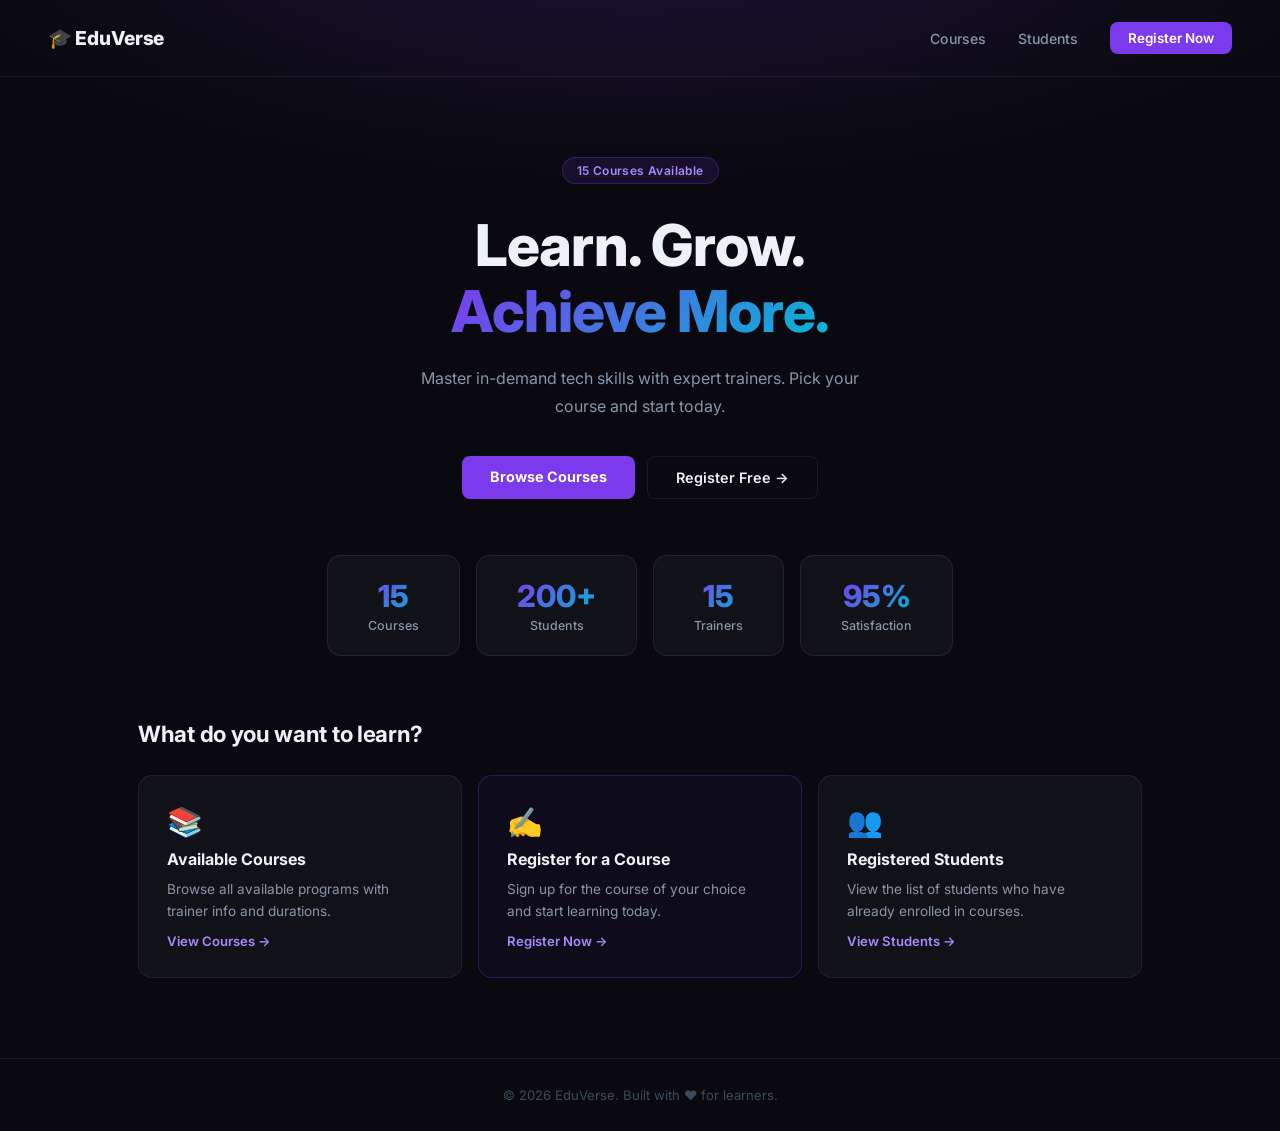
<file: frontend/index.html>
<!DOCTYPE html>
<html lang="en">
<head>
    <meta charset="UTF-8">
    <meta name="viewport" content="width=device-width, initial-scale=1.0">
    <meta name="description" content="EduVerse — Master in-demand tech skills with 15 expert-led courses. Browse programs, register free, and start learning today.">
    <title>EduVerse — Course Registration</title>
    <link rel="preconnect" href="https://fonts.googleapis.com">
    <link href="https://fonts.googleapis.com/css2?family=Inter:wght@300;400;500;600;700;800&display=swap" rel="stylesheet">
    <link rel="stylesheet" href="style.css">
</head>
<body>
    <div class="hero">
        <nav class="navbar">
            <div class="logo">🎓 EduVerse</div>
            <div class="nav-links">
                <a href="available.html">Courses</a>
                <a href="registeres.html">Students</a>
                <a href="register.html" class="nav-cta">Register Now</a>
            </div>
        </nav>

        <div class="hero-content">
            <div class="badge">15 Courses Available</div>
            <h1>Learn. Grow.<br><span class="gradient-text">Achieve More.</span></h1>
            <p class="hero-sub">Master in-demand tech skills with expert trainers. Pick your course and start today.</p>
            <div class="hero-actions">
                <a href="available.html" class="btn-primary">Browse Courses</a>
                <a href="register.html" class="btn-secondary">Register Free →</a>
            </div>
        </div>

        <div class="stats-row">
            <div class="stat-card">
                <div class="stat-number">15</div>
                <div class="stat-label">Courses</div>
            </div>
            <div class="stat-card">
                <div class="stat-number">200+</div>
                <div class="stat-label">Students</div>
            </div>
            <div class="stat-card">
                <div class="stat-number">15</div>
                <div class="stat-label">Trainers</div>
            </div>
            <div class="stat-card">
                <div class="stat-number">95%</div>
                <div class="stat-label">Satisfaction</div>
            </div>
        </div>
    </div>

    <div class="cards-section">
        <h2 class="section-title">What do you want to learn?</h2>
        <div class="feature-cards">
            <a href="available.html" class="feature-card">
                <div class="card-icon">📚</div>
                <h3>Available Courses</h3>
                <p>Browse all available programs with trainer info and durations.</p>
                <span class="card-link">View Courses →</span>
            </a>
            <a href="register.html" class="feature-card highlight">
                <div class="card-icon">✍️</div>
                <h3>Register for a Course</h3>
                <p>Sign up for the course of your choice and start learning today.</p>
                <span class="card-link">Register Now →</span>
            </a>
            <a href="registeres.html" class="feature-card">
                <div class="card-icon">👥</div>
                <h3>Registered Students</h3>
                <p>View the list of students who have already enrolled in courses.</p>
                <span class="card-link">View Students →</span>
            </a>
        </div>
    </div>

    <footer class="footer">
        <p>© 2026 EduVerse. Built with ❤️ for learners.</p>
    </footer>
</body>
</html>
</file>
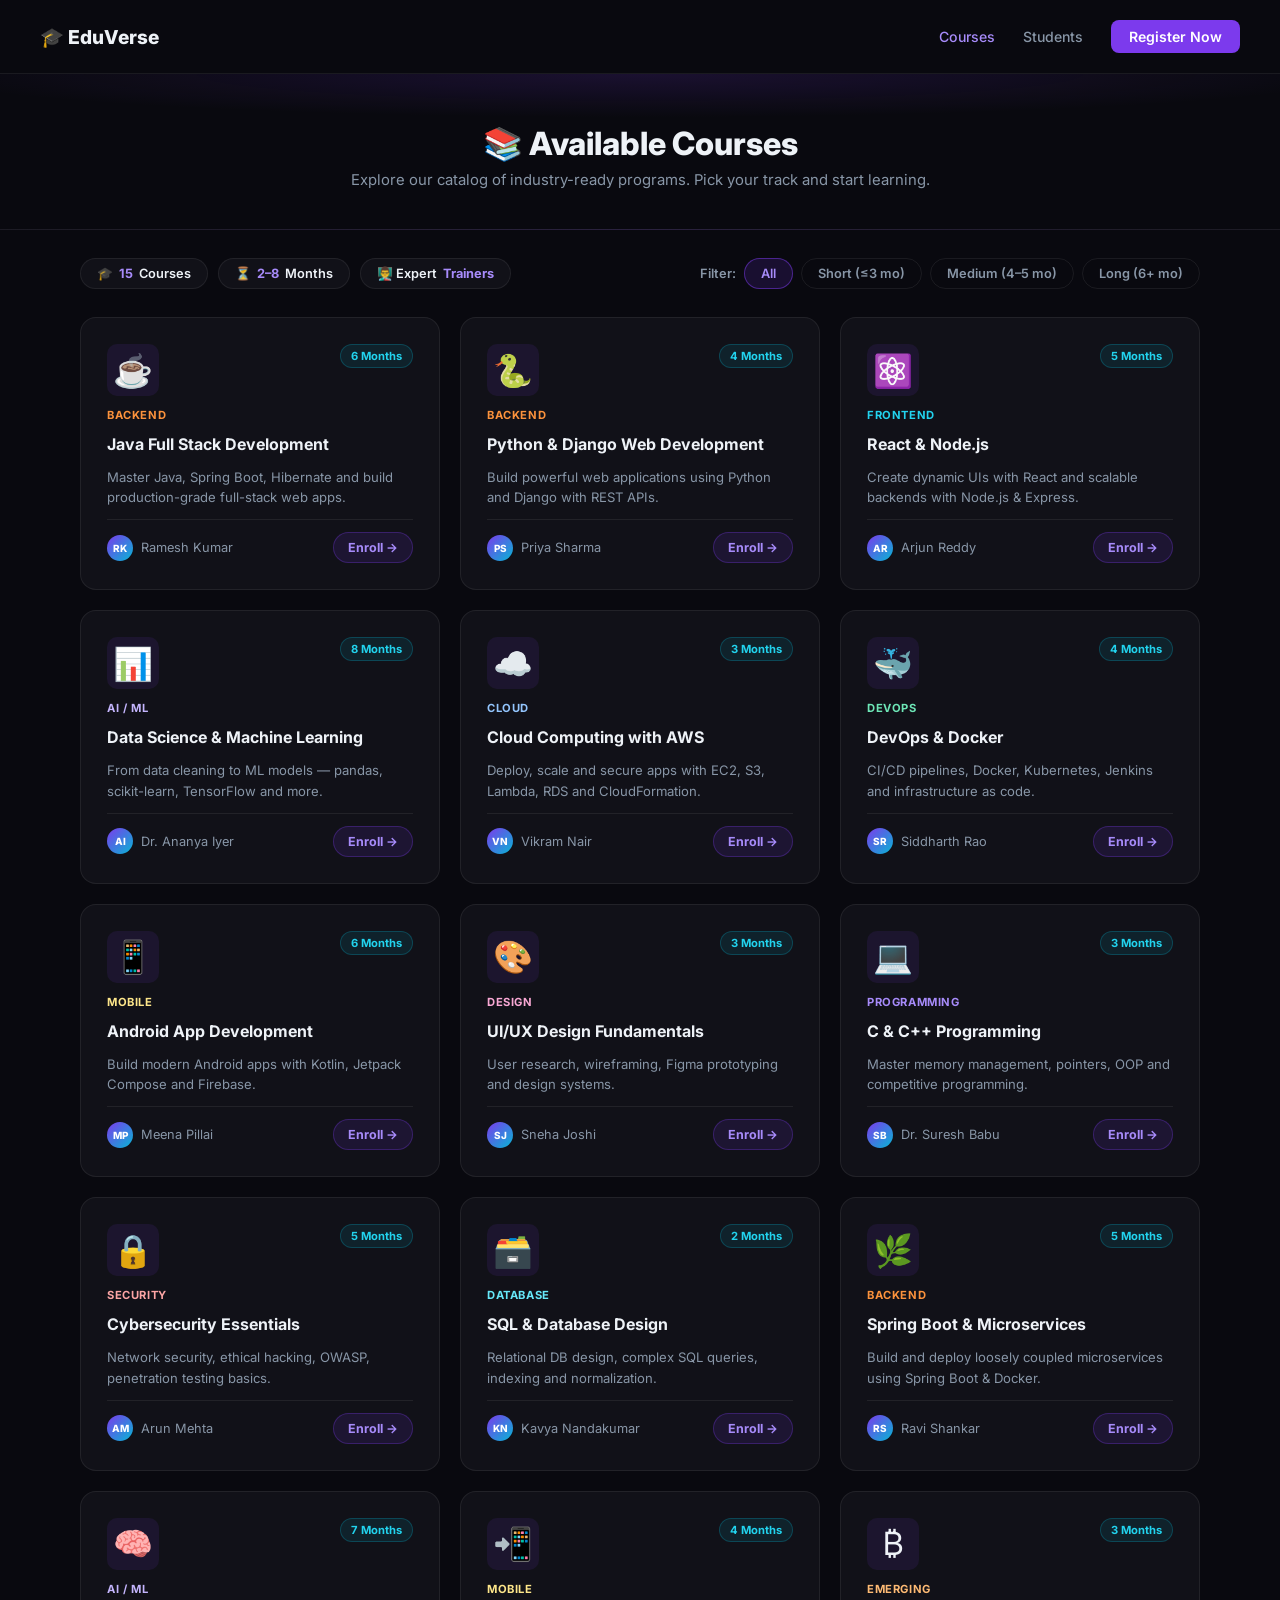
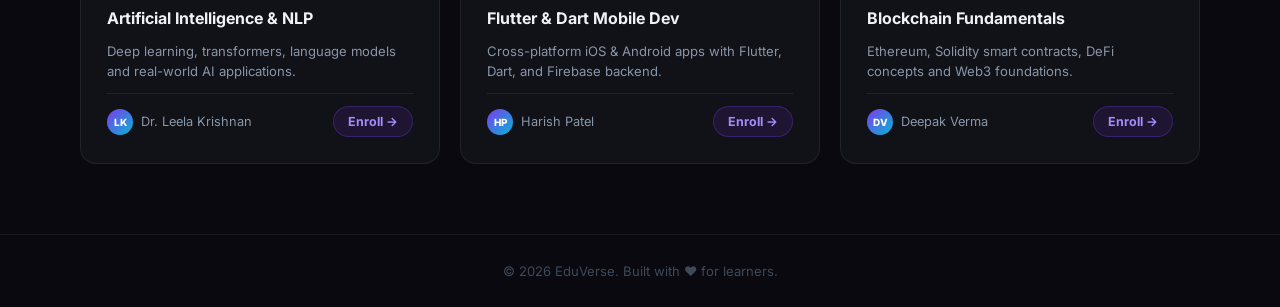
<file: frontend/available.html>
<!DOCTYPE html>
<html lang="en">
<head>
    <meta charset="UTF-8">
    <meta name="viewport" content="width=device-width, initial-scale=1.0">
    <meta name="description" content="Explore 15 industry-ready tech courses at EduVerse. Filter by duration, browse trainers, and enroll in minutes.">
    <title>Available Courses — EduVerse</title>
    <link rel="preconnect" href="https://fonts.googleapis.com">
    <link href="https://fonts.googleapis.com/css2?family=Inter:wght@400;500;600;700;800&display=swap" rel="stylesheet">
    <style>
        *, *::before, *::after { box-sizing: border-box; margin: 0; padding: 0; }
        :root {
            --bg: #09090f; --surface: #111118; --border: rgba(255,255,255,0.07);
            --accent: #7c3aed; --text: #eef2f7; --muted: #8896a7;
        }
        body { font-family: 'Inter', sans-serif; background: var(--bg); color: var(--text); }
        a { text-decoration: none; color: inherit; }
        nav {
            display: flex; justify-content: space-between; align-items: center;
            padding: 20px 40px; border-bottom: 1px solid var(--border);
        }
        .logo { font-size: 1.2rem; font-weight: 800; }
        .nav-links { display: flex; align-items: center; gap: 28px; }
        .nav-links a { color: var(--muted); font-size: 0.88rem; font-weight: 500; transition: color .2s; }
        .nav-links a:hover, .nav-links a.active { color: var(--text); }
        .nav-cta {
            background: var(--accent) !important; color: #fff !important;
            padding: 8px 18px; border-radius: 8px; font-weight: 600 !important;
        }
        .page-hero {
            text-align: center; padding: 50px 24px 40px;
            background: radial-gradient(ellipse 80% 40% at 50% 0%, rgba(124,58,237,0.15) 0%, transparent 70%);
            border-bottom: 1px solid var(--border);
        }
        .page-hero h1 { font-size: 2rem; font-weight: 800; }
        .page-hero p  { color: var(--muted); margin-top: 8px; font-size: 0.93rem; }
        .toolbar {
            display: flex; align-items: center; justify-content: space-between;
            gap: 12px; padding: 28px 40px; max-width: 1200px; margin: 0 auto; flex-wrap: wrap;
        }
        .pills { display: flex; gap: 10px; flex-wrap: wrap; }
        .pill {
            display: flex; align-items: center; gap: 6px;
            background: var(--surface); border: 1px solid var(--border);
            border-radius: 50px; padding: 7px 16px; font-size: 0.8rem; font-weight: 600;
        }
        .pill b { color: #a78bfa; }
        .filters { display: flex; gap: 8px; flex-wrap: wrap; align-items: center; }
        .filters span { font-size: 0.8rem; color: var(--muted); font-weight: 600; }
        .filter-btn {
            padding: 7px 16px; border-radius: 50px;
            border: 1px solid var(--border); background: transparent;
            color: var(--muted); font-size: 0.8rem; font-weight: 600;
            font-family: 'Inter', sans-serif; cursor: pointer; transition: all .2s;
        }
        .filter-btn.active, .filter-btn:hover {
            background: rgba(124,58,237,0.15); border-color: rgba(124,58,237,0.5); color: #a78bfa;
        }
        .courses-grid {
            display: grid; grid-template-columns: repeat(auto-fill, minmax(300px, 1fr));
            gap: 20px; padding: 0 40px 70px; max-width: 1200px; margin: 0 auto;
        }
        .card {
            background: var(--surface); border: 1px solid var(--border);
            border-radius: 16px; padding: 26px; display: flex;
            flex-direction: column; gap: 12px; transition: transform .22s, border-color .22s;
        }
        .card:hover { transform: translateY(-5px); border-color: rgba(124,58,237,0.4); }
        .card-top { display: flex; justify-content: space-between; align-items: flex-start; }
        .card-icon {
            font-size: 2rem; background: rgba(124,58,237,0.1);
            border-radius: 10px; width: 52px; height: 52px;
            display: flex; align-items: center; justify-content: center;
        }
        .dur {
            font-size: 0.7rem; font-weight: 700; padding: 4px 10px;
            border-radius: 50px; background: rgba(6,182,212,0.1);
            border: 1px solid rgba(6,182,212,0.25); color: #22d3ee; white-space: nowrap;
        }
        .cat { font-size: 0.7rem; font-weight: 700; text-transform: uppercase; letter-spacing: 0.6px; }
        .card-name { font-size: 1rem; font-weight: 700; line-height: 1.3; }
        .card-desc { font-size: 0.82rem; color: var(--muted); line-height: 1.55; flex: 1; }
        .card-footer {
            display: flex; align-items: center; justify-content: space-between;
            padding-top: 12px; border-top: 1px solid var(--border);
        }
        .trainer { display: flex; align-items: center; gap: 8px; font-size: 0.8rem; color: var(--muted); }
        .avatar {
            width: 26px; height: 26px; border-radius: 50%;
            background: linear-gradient(135deg, #7c3aed, #06b6d4);
            display: flex; align-items: center; justify-content: center;
            font-size: 0.62rem; font-weight: 800; color: #fff; flex-shrink: 0;
        }
        .enroll {
            padding: 7px 14px; border-radius: 50px; font-size: 0.78rem; font-weight: 700;
            background: rgba(124,58,237,0.12); border: 1px solid rgba(124,58,237,0.3);
            color: #a78bfa; transition: background .2s;
        }
        .enroll:hover { background: rgba(124,58,237,0.25); }
        footer { text-align: center; padding: 28px; color: #3d4a5a; font-size: 0.82rem; border-top: 1px solid var(--border); }
        @media (max-width: 640px) {
            nav { padding: 16px 20px; }
            .nav-links a:not(.nav-cta) { display: none; }
            .courses-grid { padding: 0 16px 50px; }
            .toolbar { padding: 16px 16px 20px; }
        }
    </style>
</head>
<body>
<nav>
    <a href="index.html" class="logo">🎓 EduVerse</a>
    <div class="nav-links">
        <a href="available.html" class="active" style="color:#a78bfa">Courses</a>
        <a href="registeres.html">Students</a>
        <a href="register.html" class="nav-cta">Register Now</a>
    </div>
</nav>

<div class="page-hero">
    <h1>📚 Available Courses</h1>
    <p>Explore our catalog of industry-ready programs. Pick your track and start learning.</p>
</div>

<div class="toolbar">
    <div class="pills">
        <div class="pill">🎓 <b>15</b> Courses</div>
        <div class="pill">⏳ <b>2–8</b> Months</div>
        <div class="pill">👨‍🏫 Expert <b>Trainers</b></div>
    </div>
    <div class="filters">
        <span>Filter:</span>
        <button class="filter-btn active" onclick="filter('all',this)">All</button>
        <button class="filter-btn" onclick="filter('short',this)">Short (≤3 mo)</button>
        <button class="filter-btn" onclick="filter('medium',this)">Medium (4–5 mo)</button>
        <button class="filter-btn" onclick="filter('long',this)">Long (6+ mo)</button>
    </div>
</div>

<div class="courses-grid" id="grid">
    <div class="card" data-dur="6">
        <div class="card-top"><div class="card-icon">☕</div><span class="dur">6 Months</span></div>
        <div class="cat" style="color:#fb923c">Backend</div>
        <div class="card-name">Java Full Stack Development</div>
        <div class="card-desc">Master Java, Spring Boot, Hibernate and build production-grade full-stack web apps.</div>
        <div class="card-footer"><div class="trainer"><div class="avatar">RK</div>Ramesh Kumar</div><a href="register.html" class="enroll">Enroll →</a></div>
    </div>
    <div class="card" data-dur="4">
        <div class="card-top"><div class="card-icon">🐍</div><span class="dur">4 Months</span></div>
        <div class="cat" style="color:#fb923c">Backend</div>
        <div class="card-name">Python &amp; Django Web Development</div>
        <div class="card-desc">Build powerful web applications using Python and Django with REST APIs.</div>
        <div class="card-footer"><div class="trainer"><div class="avatar">PS</div>Priya Sharma</div><a href="register.html" class="enroll">Enroll →</a></div>
    </div>
    <div class="card" data-dur="5">
        <div class="card-top"><div class="card-icon">⚛️</div><span class="dur">5 Months</span></div>
        <div class="cat" style="color:#22d3ee">Frontend</div>
        <div class="card-name">React &amp; Node.js</div>
        <div class="card-desc">Create dynamic UIs with React and scalable backends with Node.js &amp; Express.</div>
        <div class="card-footer"><div class="trainer"><div class="avatar">AR</div>Arjun Reddy</div><a href="register.html" class="enroll">Enroll →</a></div>
    </div>
    <div class="card" data-dur="8">
        <div class="card-top"><div class="card-icon">📊</div><span class="dur">8 Months</span></div>
        <div class="cat" style="color:#c4b5fd">AI / ML</div>
        <div class="card-name">Data Science &amp; Machine Learning</div>
        <div class="card-desc">From data cleaning to ML models — pandas, scikit-learn, TensorFlow and more.</div>
        <div class="card-footer"><div class="trainer"><div class="avatar">AI</div>Dr. Ananya Iyer</div><a href="register.html" class="enroll">Enroll →</a></div>
    </div>
    <div class="card" data-dur="3">
        <div class="card-top"><div class="card-icon">☁️</div><span class="dur">3 Months</span></div>
        <div class="cat" style="color:#93c5fd">Cloud</div>
        <div class="card-name">Cloud Computing with AWS</div>
        <div class="card-desc">Deploy, scale and secure apps with EC2, S3, Lambda, RDS and CloudFormation.</div>
        <div class="card-footer"><div class="trainer"><div class="avatar">VN</div>Vikram Nair</div><a href="register.html" class="enroll">Enroll →</a></div>
    </div>
    <div class="card" data-dur="4">
        <div class="card-top"><div class="card-icon">🐳</div><span class="dur">4 Months</span></div>
        <div class="cat" style="color:#6ee7b7">DevOps</div>
        <div class="card-name">DevOps &amp; Docker</div>
        <div class="card-desc">CI/CD pipelines, Docker, Kubernetes, Jenkins and infrastructure as code.</div>
        <div class="card-footer"><div class="trainer"><div class="avatar">SR</div>Siddharth Rao</div><a href="register.html" class="enroll">Enroll →</a></div>
    </div>
    <div class="card" data-dur="6">
        <div class="card-top"><div class="card-icon">📱</div><span class="dur">6 Months</span></div>
        <div class="cat" style="color:#fde68a">Mobile</div>
        <div class="card-name">Android App Development</div>
        <div class="card-desc">Build modern Android apps with Kotlin, Jetpack Compose and Firebase.</div>
        <div class="card-footer"><div class="trainer"><div class="avatar">MP</div>Meena Pillai</div><a href="register.html" class="enroll">Enroll →</a></div>
    </div>
    <div class="card" data-dur="3">
        <div class="card-top"><div class="card-icon">🎨</div><span class="dur">3 Months</span></div>
        <div class="cat" style="color:#f9a8d4">Design</div>
        <div class="card-name">UI/UX Design Fundamentals</div>
        <div class="card-desc">User research, wireframing, Figma prototyping and design systems.</div>
        <div class="card-footer"><div class="trainer"><div class="avatar">SJ</div>Sneha Joshi</div><a href="register.html" class="enroll">Enroll →</a></div>
    </div>
    <div class="card" data-dur="3">
        <div class="card-top"><div class="card-icon">💻</div><span class="dur">3 Months</span></div>
        <div class="cat" style="color:#a78bfa">Programming</div>
        <div class="card-name">C &amp; C++ Programming</div>
        <div class="card-desc">Master memory management, pointers, OOP and competitive programming.</div>
        <div class="card-footer"><div class="trainer"><div class="avatar">SB</div>Dr. Suresh Babu</div><a href="register.html" class="enroll">Enroll →</a></div>
    </div>
    <div class="card" data-dur="5">
        <div class="card-top"><div class="card-icon">🔒</div><span class="dur">5 Months</span></div>
        <div class="cat" style="color:#fca5a5">Security</div>
        <div class="card-name">Cybersecurity Essentials</div>
        <div class="card-desc">Network security, ethical hacking, OWASP, penetration testing basics.</div>
        <div class="card-footer"><div class="trainer"><div class="avatar">AM</div>Arun Mehta</div><a href="register.html" class="enroll">Enroll →</a></div>
    </div>
    <div class="card" data-dur="2">
        <div class="card-top"><div class="card-icon">🗃️</div><span class="dur">2 Months</span></div>
        <div class="cat" style="color:#67e8f9">Database</div>
        <div class="card-name">SQL &amp; Database Design</div>
        <div class="card-desc">Relational DB design, complex SQL queries, indexing and normalization.</div>
        <div class="card-footer"><div class="trainer"><div class="avatar">KN</div>Kavya Nandakumar</div><a href="register.html" class="enroll">Enroll →</a></div>
    </div>
    <div class="card" data-dur="5">
        <div class="card-top"><div class="card-icon">🌿</div><span class="dur">5 Months</span></div>
        <div class="cat" style="color:#fb923c">Backend</div>
        <div class="card-name">Spring Boot &amp; Microservices</div>
        <div class="card-desc">Build and deploy loosely coupled microservices using Spring Boot &amp; Docker.</div>
        <div class="card-footer"><div class="trainer"><div class="avatar">RS</div>Ravi Shankar</div><a href="register.html" class="enroll">Enroll →</a></div>
    </div>
    <div class="card" data-dur="7">
        <div class="card-top"><div class="card-icon">🧠</div><span class="dur">7 Months</span></div>
        <div class="cat" style="color:#c4b5fd">AI / ML</div>
        <div class="card-name">Artificial Intelligence &amp; NLP</div>
        <div class="card-desc">Deep learning, transformers, language models and real-world AI applications.</div>
        <div class="card-footer"><div class="trainer"><div class="avatar">LK</div>Dr. Leela Krishnan</div><a href="register.html" class="enroll">Enroll →</a></div>
    </div>
    <div class="card" data-dur="4">
        <div class="card-top"><div class="card-icon">📲</div><span class="dur">4 Months</span></div>
        <div class="cat" style="color:#fde68a">Mobile</div>
        <div class="card-name">Flutter &amp; Dart Mobile Dev</div>
        <div class="card-desc">Cross-platform iOS &amp; Android apps with Flutter, Dart, and Firebase backend.</div>
        <div class="card-footer"><div class="trainer"><div class="avatar">HP</div>Harish Patel</div><a href="register.html" class="enroll">Enroll →</a></div>
    </div>
    <div class="card" data-dur="3">
        <div class="card-top"><div class="card-icon">₿</div><span class="dur">3 Months</span></div>
        <div class="cat" style="color:#fdba74">Emerging</div>
        <div class="card-name">Blockchain Fundamentals</div>
        <div class="card-desc">Ethereum, Solidity smart contracts, DeFi concepts and Web3 foundations.</div>
        <div class="card-footer"><div class="trainer"><div class="avatar">DV</div>Deepak Verma</div><a href="register.html" class="enroll">Enroll →</a></div>
    </div>
</div>

<footer><p>© 2026 EduVerse. Built with ♥ for learners.</p></footer>

<script>
    function filter(type, btn) {
        document.querySelectorAll('.filter-btn').forEach(b => b.classList.remove('active'));
        btn.classList.add('active');
        document.querySelectorAll('.card').forEach(card => {
            var dur = parseInt(card.getAttribute('data-dur'));
            var show = type === 'all'    ? true
                     : type === 'short'  ? dur <= 3
                     : type === 'medium' ? (dur === 4 || dur === 5)
                     : dur >= 6;
            card.style.display = show ? '' : 'none';
        });
    }
</script>
</body>
</html>
</file>
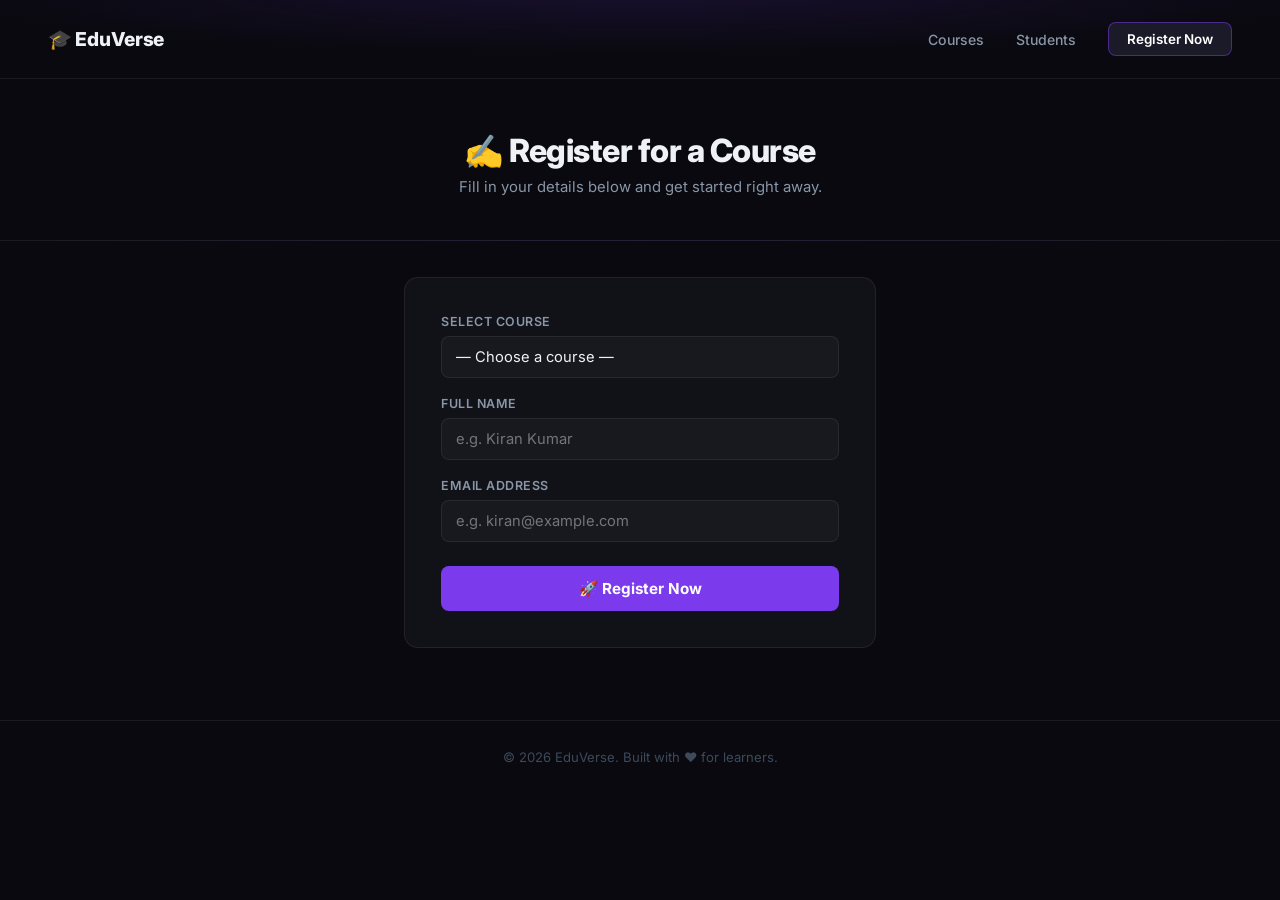
<file: frontend/register.html>
<!DOCTYPE html>
<html lang="en">
<head>
    <meta charset="UTF-8">
    <meta name="viewport" content="width=device-width, initial-scale=1.0">
    <meta name="description" content="Register for an in-demand tech course at EduVerse. Pick from 15 expert-led programs and start learning today.">
    <title>Register for a Course — EduVerse</title>
    <link rel="preconnect" href="https://fonts.googleapis.com">
    <link href="https://fonts.googleapis.com/css2?family=Inter:wght@300;400;500;600;700;800&display=swap" rel="stylesheet">
    <link rel="stylesheet" href="style.css">
    <script src="script.js"></script>
</head>
<body>
    <div class="page-header">
        <nav class="navbar">
            <a href="index.html" class="logo">🎓 EduVerse</a>
            <div class="nav-links">
                <a href="available.html">Courses</a>
                <a href="registeres.html">Students</a>
                <a href="register.html" class="nav-cta" style="background:#1a1a28 !important; border:1px solid rgba(124,58,237,0.5)">Register Now</a>
            </div>
        </nav>
        <div class="page-hero">
            <h1>✍️ Register for a Course</h1>
            <p>Fill in your details below and get started right away.</p>
        </div>
    </div>

    <div class="form-section">
        <div class="form-card">
            <form id="registerForm">
                <div class="form-group">
                    <label for="course">Select Course</label>
                    <select id="course" name="CourseName" required>
                        <option value="" disabled selected>— Choose a course —</option>
                        <option>Java Full Stack Development</option>
                        <option>Python &amp; Django Web Development</option>
                        <option>React &amp; Node.js</option>
                        <option>Data Science &amp; Machine Learning</option>
                        <option>Cloud Computing with AWS</option>
                        <option>DevOps &amp; Docker</option>
                        <option>Android App Development</option>
                        <option>UI/UX Design Fundamentals</option>
                        <option>C &amp; C++ Programming</option>
                        <option>Cybersecurity Essentials</option>
                        <option>SQL &amp; Database Design</option>
                        <option>Spring Boot &amp; Microservices</option>
                        <option>Artificial Intelligence &amp; NLP</option>
                        <option>Flutter &amp; Dart Mobile Dev</option>
                        <option>Blockchain Fundamentals</option>
                    </select>
                </div>
                <div class="form-group">
                    <label for="name">Full Name</label>
                    <input type="text" id="name" name="name" placeholder="e.g. Kiran Kumar" required>
                </div>
                <div class="form-group">
                    <label for="email">Email Address</label>
                    <input type="email" id="email" name="email" placeholder="e.g. kiran@example.com" required>
                </div>
                <button type="submit" class="submit-btn" id="submitBtn">🚀 Register Now</button>
            </form>

            <div id="successMsg" style="display:none; text-align:center; margin-top:24px;">
                <div style="font-size:3rem">🎉</div>
                <h3 style="margin:12px 0 8px; font-size:1.3rem">You're Registered!</h3>
                <p style="color:#94a3b8; font-size:0.9rem" id="successText"></p>
                <a href="available.html" class="btn-primary" style="display:inline-block; margin-top:20px">Browse More Courses</a>
            </div>
        </div>
    </div>

    <footer class="footer">
        <p>© 2026 EduVerse. Built with ❤️ for learners.</p>
    </footer>

    <script>
        document.getElementById("registerForm").addEventListener("submit", async function(e) {
            e.preventDefault();
            const btn    = document.getElementById("submitBtn");
            const course = document.getElementById("course").value;
            const name   = document.getElementById("name").value;
            const email  = document.getElementById("email").value;

            btn.textContent = "Submitting...";
            btn.disabled = true;

            /* Try backend first — skipped in static/Vercel mode */
            var savedToBackend = false;
            if (typeof BACKEND_URL !== 'undefined' && BACKEND_URL) {
                try {
                    const controller = new AbortController();
                    setTimeout(function() { controller.abort(); }, 3000);
                    const res = await fetch(
                        BACKEND_URL + "/Courses/Register?CourseName=" + encodeURIComponent(course) +
                        "&email=" + encodeURIComponent(email) + "&name=" + encodeURIComponent(name),
                        { method: "POST", signal: controller.signal }
                    );
                    if (res.ok) savedToBackend = true;
                } catch (err) { /* backend offline */ }
            }

            /* Always save to localStorage */
            var stored = JSON.parse(localStorage.getItem("eduverse_registrations") || "[]");
            stored.push({ name: name, email: email, CourseName: course, date: new Date().toISOString() });
            localStorage.setItem("eduverse_registrations", JSON.stringify(stored));

            /* Always show success */
            document.getElementById("registerForm").style.display = "none";
            document.getElementById("successText").textContent =
                "Thank you for registering, " + name + "! Best wishes for learning " + course + ".";
            document.getElementById("successMsg").style.display = "block";
        });
    </script>
</body>
</html>
</file>
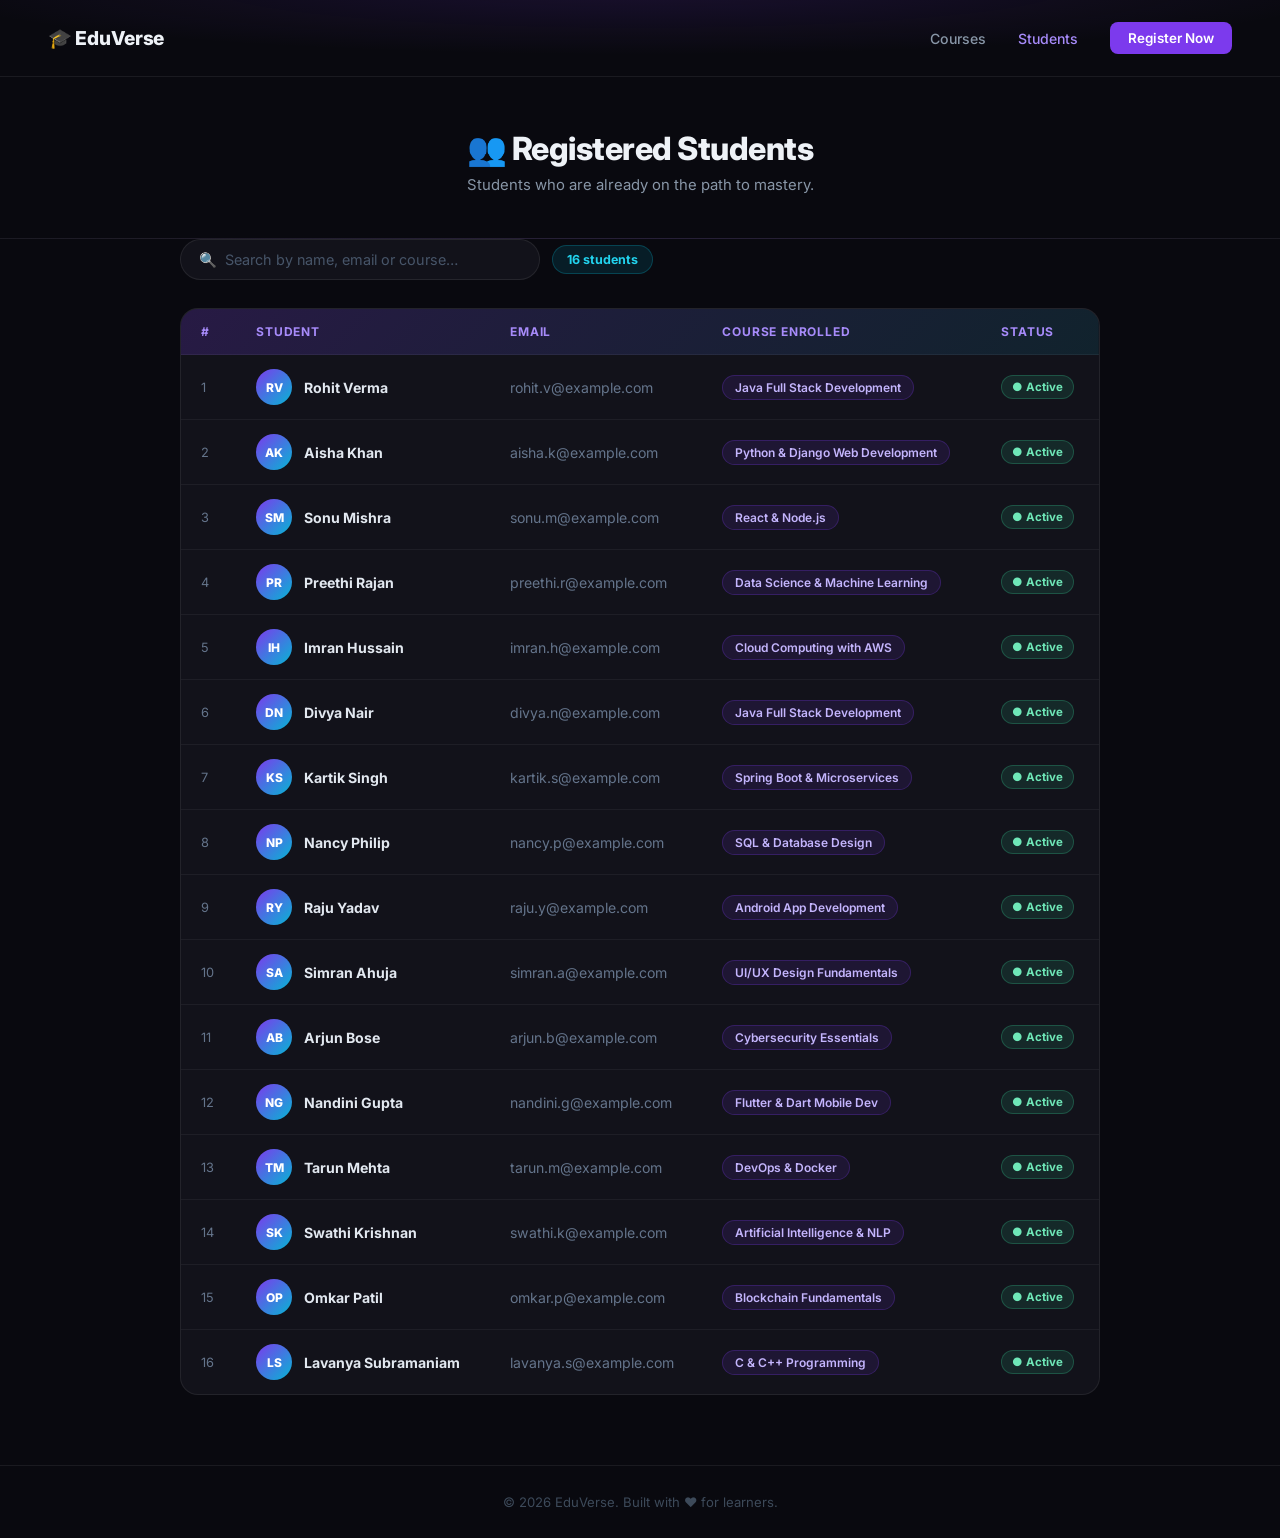
<file: frontend/registeres.html>
<!DOCTYPE html>
<html lang="en">
<head>
    <meta charset="UTF-8">
    <meta name="viewport" content="width=device-width, initial-scale=1.0">
    <meta name="description" content="Browse all students registered at EduVerse. See who is enrolled and in which tech courses.">
    <title>Registered Students — EduVerse</title>
    <link rel="preconnect" href="https://fonts.googleapis.com">
    <link href="https://fonts.googleapis.com/css2?family=Inter:wght@300;400;500;600;700;800&display=swap" rel="stylesheet">
    <link rel="stylesheet" href="style.css">
    <script src="script.js"></script>
    <style>
        .students-wrap { padding: 0 40px 70px; max-width: 1000px; margin: 0 auto; }
        .stu-toolbar { display: flex; align-items: center; gap: 12px; margin-bottom: 28px; flex-wrap: wrap; }
        .search-input {
            flex: 1; min-width: 220px; max-width: 360px; padding: 11px 18px;
            background: #12121a; border: 1px solid rgba(255,255,255,0.08);
            border-radius: 50px; color: #f1f5f9; font-size: 0.9rem;
            font-family: 'Inter', sans-serif; outline: none;
            transition: border-color 0.2s, box-shadow 0.2s;
        }
        .search-input::placeholder { color: #475569; }
        .search-input:focus { border-color: rgba(124,58,237,0.5); box-shadow: 0 0 0 3px rgba(124,58,237,0.12); }
        .count-badge {
            background: rgba(6,182,212,0.12); border: 1px solid rgba(6,182,212,0.25);
            color: #22d3ee; font-size: 0.78rem; font-weight: 700;
            padding: 6px 14px; border-radius: 50px; white-space: nowrap;
        }
        .students-table-wrap {
            background: #12121a; border: 1px solid rgba(255,255,255,0.07);
            border-radius: 18px; overflow: hidden;
        }
        .stu-table { width: 100%; border-collapse: collapse; }
        .stu-table thead { background: linear-gradient(135deg, rgba(124,58,237,0.2), rgba(6,182,212,0.1)); }
        .stu-table th {
            padding: 15px 20px; text-align: left; font-size: 0.75rem;
            font-weight: 700; text-transform: uppercase; letter-spacing: 0.8px; color: #a78bfa;
        }
        .stu-table td { padding: 14px 20px; font-size: 0.88rem; border-top: 1px solid rgba(255,255,255,0.05); color: #e2e8f0; vertical-align: middle; }
        .stu-row:hover td { background: rgba(124,58,237,0.04); }
        .stu-row { display: table-row; }
        .stu-row.hidden { display: none; }
        .stu-name-cell { display: flex; align-items: center; gap: 12px; }
        .avatar {
            width: 36px; height: 36px; border-radius: 50%;
            background: linear-gradient(135deg, #7c3aed, #06b6d4);
            display: flex; align-items: center; justify-content: center;
            font-size: 0.75rem; font-weight: 800; color: white; flex-shrink: 0;
        }
        .stu-name-text { font-weight: 700; }
        .course-pill {
            display: inline-block; padding: 4px 12px; border-radius: 50px;
            font-size: 0.75rem; font-weight: 600;
            background: rgba(124,58,237,0.12); border: 1px solid rgba(124,58,237,0.25); color: #c4b5fd;
        }
        .status-badge { display: inline-flex; align-items: center; gap: 5px; font-size: 0.72rem; font-weight: 700; padding: 4px 10px; border-radius: 50px; }
        .status-active { background: rgba(52,211,153,0.12); border: 1px solid rgba(52,211,153,0.25); color: #6ee7b7; }
        @media (max-width: 640px) {
            .students-wrap { padding: 0 16px 50px; }
            .stu-table th:nth-child(3), .stu-table td:nth-child(3) { display: none; }
        }
    </style>
</head>
<body>
    <div class="page-header">
        <nav class="navbar">
            <a href="index.html" class="logo">🎓 EduVerse</a>
            <div class="nav-links">
                <a href="available.html">Courses</a>
                <a href="registeres.html" style="color:#a78bfa">Students</a>
                <a href="register.html" class="nav-cta">Register Now</a>
            </div>
        </nav>
        <div class="page-hero">
            <h1>👥 Registered Students</h1>
            <p>Students who are already on the path to mastery.</p>
        </div>
    </div>

    <div class="students-wrap">
        <div class="stu-toolbar">
            <input type="text" class="search-input" id="searchInput"
                   placeholder="🔍  Search by name, email or course…"
                   oninput="filterStudents()">
            <div class="count-badge" id="countBadge">Loading…</div>
        </div>
        <div class="students-table-wrap">
            <table class="stu-table">
                <thead>
                    <tr>
                        <th>#</th>
                        <th>Student</th>
                        <th>Email</th>
                        <th>Course Enrolled</th>
                        <th>Status</th>
                    </tr>
                </thead>
                <tbody id="studentsBody"></tbody>
            </table>
        </div>
        <div id="emptyMsg" style="display:none; text-align:center; padding:40px; color:#64748b;">
            No results found.
        </div>
    </div>

    <footer class="footer">
        <p>© 2026 EduVerse. Built with ❤️ for learners.</p>
    </footer>

    <script>
        const SAMPLE_STUDENTS = [
            { id:1,  name:'Rohit Verma',         email:'rohit.v@example.com',     CourseName:'Java Full Stack Development' },
            { id:2,  name:'Aisha Khan',           email:'aisha.k@example.com',     CourseName:'Python & Django Web Development' },
            { id:3,  name:'Sonu Mishra',          email:'sonu.m@example.com',      CourseName:'React & Node.js' },
            { id:4,  name:'Preethi Rajan',        email:'preethi.r@example.com',   CourseName:'Data Science & Machine Learning' },
            { id:5,  name:'Imran Hussain',        email:'imran.h@example.com',     CourseName:'Cloud Computing with AWS' },
            { id:6,  name:'Divya Nair',           email:'divya.n@example.com',     CourseName:'Java Full Stack Development' },
            { id:7,  name:'Kartik Singh',         email:'kartik.s@example.com',    CourseName:'Spring Boot & Microservices' },
            { id:8,  name:'Nancy Philip',         email:'nancy.p@example.com',     CourseName:'SQL & Database Design' },
            { id:9,  name:'Raju Yadav',           email:'raju.y@example.com',      CourseName:'Android App Development' },
            { id:10, name:'Simran Ahuja',         email:'simran.a@example.com',    CourseName:'UI/UX Design Fundamentals' },
            { id:11, name:'Arjun Bose',           email:'arjun.b@example.com',     CourseName:'Cybersecurity Essentials' },
            { id:12, name:'Nandini Gupta',        email:'nandini.g@example.com',   CourseName:'Flutter & Dart Mobile Dev' },
            { id:13, name:'Tarun Mehta',          email:'tarun.m@example.com',     CourseName:'DevOps & Docker' },
            { id:14, name:'Swathi Krishnan',      email:'swathi.k@example.com',    CourseName:'Artificial Intelligence & NLP' },
            { id:15, name:'Omkar Patil',          email:'omkar.p@example.com',     CourseName:'Blockchain Fundamentals' },
            { id:16, name:'Lavanya Subramaniam',  email:'lavanya.s@example.com',   CourseName:'C & C++ Programming' },
        ];

        function getInitials(n) { return n.split(' ').slice(0,2).map(w=>w[0]).join('').toUpperCase(); }

        let rows = [];

        function renderStudents(studs) {
            const tbody = document.getElementById("studentsBody");
            tbody.innerHTML = '';
            rows = [];
            studs.forEach((s, i) => {
                const tr = document.createElement('tr');
                tr.className = 'stu-row';
                tr.dataset.search = (s.name + ' ' + s.email + ' ' + s.CourseName).toLowerCase();
                tr.innerHTML = `
                    <td style="color:#64748b;font-size:0.8rem">${i+1}</td>
                    <td><div class="stu-name-cell"><div class="avatar">${getInitials(s.name)}</div><span class="stu-name-text">${s.name}</span></div></td>
                    <td style="color:#64748b">${s.email}</td>
                    <td><span class="course-pill">${s.CourseName}</span></td>
                    <td><span class="status-badge status-active">● Active</span></td>
                `;
                tbody.appendChild(tr);
                rows.push(tr);
            });
            document.getElementById("countBadge").textContent = studs.length + ' student' + (studs.length !== 1 ? 's' : '');
        }

        function filterStudents() {
            const q = document.getElementById("searchInput").value.toLowerCase();
            let v = 0;
            rows.forEach(r => {
                const show = r.dataset.search.includes(q);
                r.classList.toggle('hidden', !show);
                if (show) v++;
            });
            document.getElementById("countBadge").textContent = v + ' student' + (v !== 1 ? 's' : '');
            document.getElementById("emptyMsg").style.display = v === 0 ? 'block' : 'none';
        }

        var localRegs = JSON.parse(localStorage.getItem("eduverse_registrations") || "[]");
        renderStudents(SAMPLE_STUDENTS.concat(localRegs));

        async function loadStudents() {
            if (typeof BACKEND_URL === 'undefined' || !BACKEND_URL) return;
            try {
                const controller = new AbortController();
                setTimeout(function() { controller.abort(); }, 3000);
                const res = await fetch(BACKEND_URL + "/Courses/RegisteredStudents", { signal: controller.signal });
                if (!res.ok) throw new Error();
                const data = await res.json();
                if (data.length) renderStudents(data.concat(localRegs));
            } catch { /* backend offline — already showing combined data */ }
        }
        loadStudents();
    </script>
</body>
</html>
</file>
<file: frontend/style.css>
/* =============================================
   EduVerse — Clean Design System
   ============================================= */

*, *::before, *::after { box-sizing: border-box; margin: 0; padding: 0; }

:root {
    --bg:        #09090f;
    --surface:   #111118;
    --surface2:  #18181f;
    --border:    rgba(255,255,255,0.07);
    --accent:    #7c3aed;
    --accent2:   #06b6d4;
    --text:      #eef2f7;
    --muted:     #8896a7;
    --subtle:    #3d4a5a;
    --radius:    14px;
    --font:      'Inter', sans-serif;
}

html  { scroll-behavior: smooth; }
body  { font-family: var(--font); background: var(--bg); color: var(--text); min-height: 100vh; }
a     { text-decoration: none; color: inherit; }

/* ── NAVBAR ── */
.navbar {
    display: flex;
    justify-content: space-between;
    align-items: center;
    padding: 22px 48px;
    border-bottom: 1px solid var(--border);
}

.logo { font-size: 1.2rem; font-weight: 800; letter-spacing: -0.3px; }

.nav-links { display: flex; align-items: center; gap: 32px; }

.nav-links a {
    color: var(--muted);
    font-size: 0.88rem;
    font-weight: 500;
    transition: color 0.18s;
}
.nav-links a:hover { color: var(--text); }

.nav-cta {
    background: var(--accent) !important;
    color: #fff !important;
    padding: 8px 18px;
    border-radius: 8px;
    font-weight: 600 !important;
    font-size: 0.84rem !important;
    transition: opacity 0.18s !important;
}
.nav-cta:hover { opacity: 0.82; }

/* ── HERO (index only) ── */
.hero {
    background: radial-gradient(ellipse 80% 50% at 50% -10%,
                rgba(124,58,237,0.18) 0%, transparent 70%);
}

.hero-content {
    max-width: 680px;
    margin: 0 auto;
    text-align: center;
    padding: 80px 24px 56px;
}

.badge {
    display: inline-block;
    background: rgba(124,58,237,0.12);
    border: 1px solid rgba(124,58,237,0.3);
    color: #a78bfa;
    padding: 5px 14px;
    border-radius: 50px;
    font-size: 0.75rem;
    font-weight: 600;
    letter-spacing: 0.4px;
    margin-bottom: 28px;
}

.hero-content h1 {
    font-size: clamp(2.2rem, 5.5vw, 3.6rem);
    font-weight: 800;
    line-height: 1.15;
    letter-spacing: -1px;
    margin-bottom: 20px;
}

.gradient-text {
    background: linear-gradient(135deg, var(--accent), var(--accent2));
    -webkit-background-clip: text;
    -webkit-text-fill-color: transparent;
    background-clip: text;
}

.hero-sub {
    color: var(--muted);
    font-size: 1rem;
    line-height: 1.75;
    max-width: 480px;
    margin: 0 auto 36px;
}

.hero-actions { display: flex; gap: 12px; justify-content: center; flex-wrap: wrap; }

.btn-primary {
    background: var(--accent);
    color: #fff;
    padding: 12px 28px;
    border-radius: 8px;
    font-weight: 700;
    font-size: 0.9rem;
    transition: opacity 0.18s, transform 0.18s;
}
.btn-primary:hover { opacity: 0.85; transform: translateY(-1px); }

.btn-secondary {
    background: transparent;
    color: var(--text);
    padding: 12px 28px;
    border-radius: 8px;
    font-weight: 600;
    font-size: 0.9rem;
    border: 1px solid var(--border);
    transition: border-color 0.18s, background 0.18s;
}
.btn-secondary:hover { border-color: rgba(124,58,237,0.4); background: rgba(124,58,237,0.06); }

/* ── STATS ROW ── */
.stats-row {
    display: flex;
    justify-content: center;
    gap: 16px;
    flex-wrap: wrap;
    padding: 0 48px 64px;
}

.stat-card {
    background: var(--surface);
    border: 1px solid var(--border);
    border-radius: var(--radius);
    padding: 22px 40px;
    text-align: center;
}

.stat-number {
    font-size: 1.9rem;
    font-weight: 800;
    background: linear-gradient(135deg, var(--accent), var(--accent2));
    -webkit-background-clip: text;
    -webkit-text-fill-color: transparent;
    background-clip: text;
}

.stat-label { font-size: 0.78rem; color: var(--muted); margin-top: 4px; font-weight: 500; }

/* ── FEATURE CARDS (home) ── */
.cards-section {
    padding: 0 48px 80px;
    max-width: 1100px;
    margin: 0 auto;
}

.section-title {
    font-size: 1.4rem;
    font-weight: 700;
    margin-bottom: 28px;
    letter-spacing: -0.3px;
}

.feature-cards {
    display: grid;
    grid-template-columns: repeat(auto-fit, minmax(260px, 1fr));
    gap: 16px;
}

.feature-card {
    background: var(--surface);
    border: 1px solid var(--border);
    border-radius: var(--radius);
    padding: 28px;
    display: flex;
    flex-direction: column;
    gap: 10px;
    transition: transform 0.22s, border-color 0.22s;
}
.feature-card:hover { transform: translateY(-4px); border-color: rgba(124,58,237,0.35); }
.feature-card.highlight { border-color: rgba(124,58,237,0.3); background: rgba(124,58,237,0.05); }

.card-icon { font-size: 1.8rem; }
.feature-card h3 { font-size: 1rem; font-weight: 700; }
.feature-card p  { font-size: 0.85rem; color: var(--muted); line-height: 1.6; flex: 1; }
.card-link       { font-size: 0.82rem; font-weight: 600; color: #a78bfa; }

/* ── PAGE HEADER (inner pages) ── */
.page-header {
    background: radial-gradient(ellipse 80% 40% at 50% -5%,
                rgba(124,58,237,0.14) 0%, transparent 70%);
    border-bottom: 1px solid var(--border);
}

.page-hero {
    text-align: center;
    padding: 52px 24px 44px;
}
.page-hero h1 { font-size: 2rem; font-weight: 800; letter-spacing: -0.5px; }
.page-hero p  { color: var(--muted); margin-top: 8px; font-size: 0.93rem; }

/* ── TABLE ── */
.table-section {
    padding: 36px 48px 72px;
    max-width: 1100px;
    margin: 0 auto;
}

.table-wrapper {
    background: var(--surface);
    border: 1px solid var(--border);
    border-radius: var(--radius);
    overflow: hidden;
}

table { width: 100%; border-collapse: collapse; }

thead { background: rgba(124,58,237,0.08); }

th {
    padding: 14px 20px;
    text-align: left;
    font-size: 0.73rem;
    font-weight: 700;
    text-transform: uppercase;
    letter-spacing: 0.8px;
    color: var(--muted);
}

td {
    padding: 14px 20px;
    font-size: 0.88rem;
    border-top: 1px solid var(--border);
    color: var(--text);
}

tr:hover td { background: rgba(255,255,255,0.02); }

.tag {
    display: inline-block;
    padding: 3px 10px;
    border-radius: 50px;
    font-size: 0.73rem;
    font-weight: 600;
    background: rgba(124,58,237,0.12);
    border: 1px solid rgba(124,58,237,0.22);
    color: #a78bfa;
}

/* ── FORM ── */
.form-section {
    padding: 36px 24px 72px;
    max-width: 520px;
    margin: 0 auto;
}

.form-card {
    background: var(--surface);
    border: 1px solid var(--border);
    border-radius: var(--radius);
    padding: 36px;
}

.form-group { margin-bottom: 18px; }

.form-group label {
    display: block;
    font-size: 0.78rem;
    font-weight: 600;
    color: var(--muted);
    margin-bottom: 7px;
    text-transform: uppercase;
    letter-spacing: 0.5px;
}

.form-group input,
.form-group select {
    width: 100%;
    padding: 11px 14px;
    background: var(--surface2);
    border: 1px solid var(--border);
    border-radius: 8px;
    color: var(--text);
    font-family: var(--font);
    font-size: 0.92rem;
    outline: none;
    transition: border-color 0.18s, box-shadow 0.18s;
    appearance: none;
}
.form-group input:focus,
.form-group select:focus {
    border-color: var(--accent);
    box-shadow: 0 0 0 3px rgba(124,58,237,0.15);
}
.form-group select option { background: var(--surface2); }

.submit-btn {
    width: 100%;
    padding: 13px;
    background: var(--accent);
    color: #fff;
    border: none;
    border-radius: 8px;
    font-size: 0.95rem;
    font-weight: 700;
    font-family: var(--font);
    cursor: pointer;
    margin-top: 6px;
    transition: opacity 0.18s, transform 0.18s;
}
.submit-btn:hover { opacity: 0.85; transform: translateY(-1px); }

/* ── LOADING ── */
.loading { text-align: center; padding: 64px 20px; color: var(--muted); }
.spinner {
    width: 32px; height: 32px;
    border: 2px solid var(--border);
    border-top-color: var(--accent);
    border-radius: 50%;
    animation: spin .7s linear infinite;
    margin: 0 auto 14px;
}
@keyframes spin { to { transform: rotate(360deg); } }

/* ── FOOTER ── */
.footer {
    text-align: center;
    padding: 28px;
    color: var(--subtle);
    font-size: 0.82rem;
    border-top: 1px solid var(--border);
}

/* ── RESPONSIVE ── */
@media (max-width: 640px) {
    .navbar { padding: 16px 20px; }
    .nav-links a:not(.nav-cta) { display: none; }
    .hero-content { padding: 56px 20px 40px; }
    .stats-row { padding: 0 20px 48px; }
    .cards-section, .table-section { padding: 24px 20px 56px; }
    .form-card { padding: 28px 20px; }
    th, td { padding: 12px 14px; }
}
</file>
